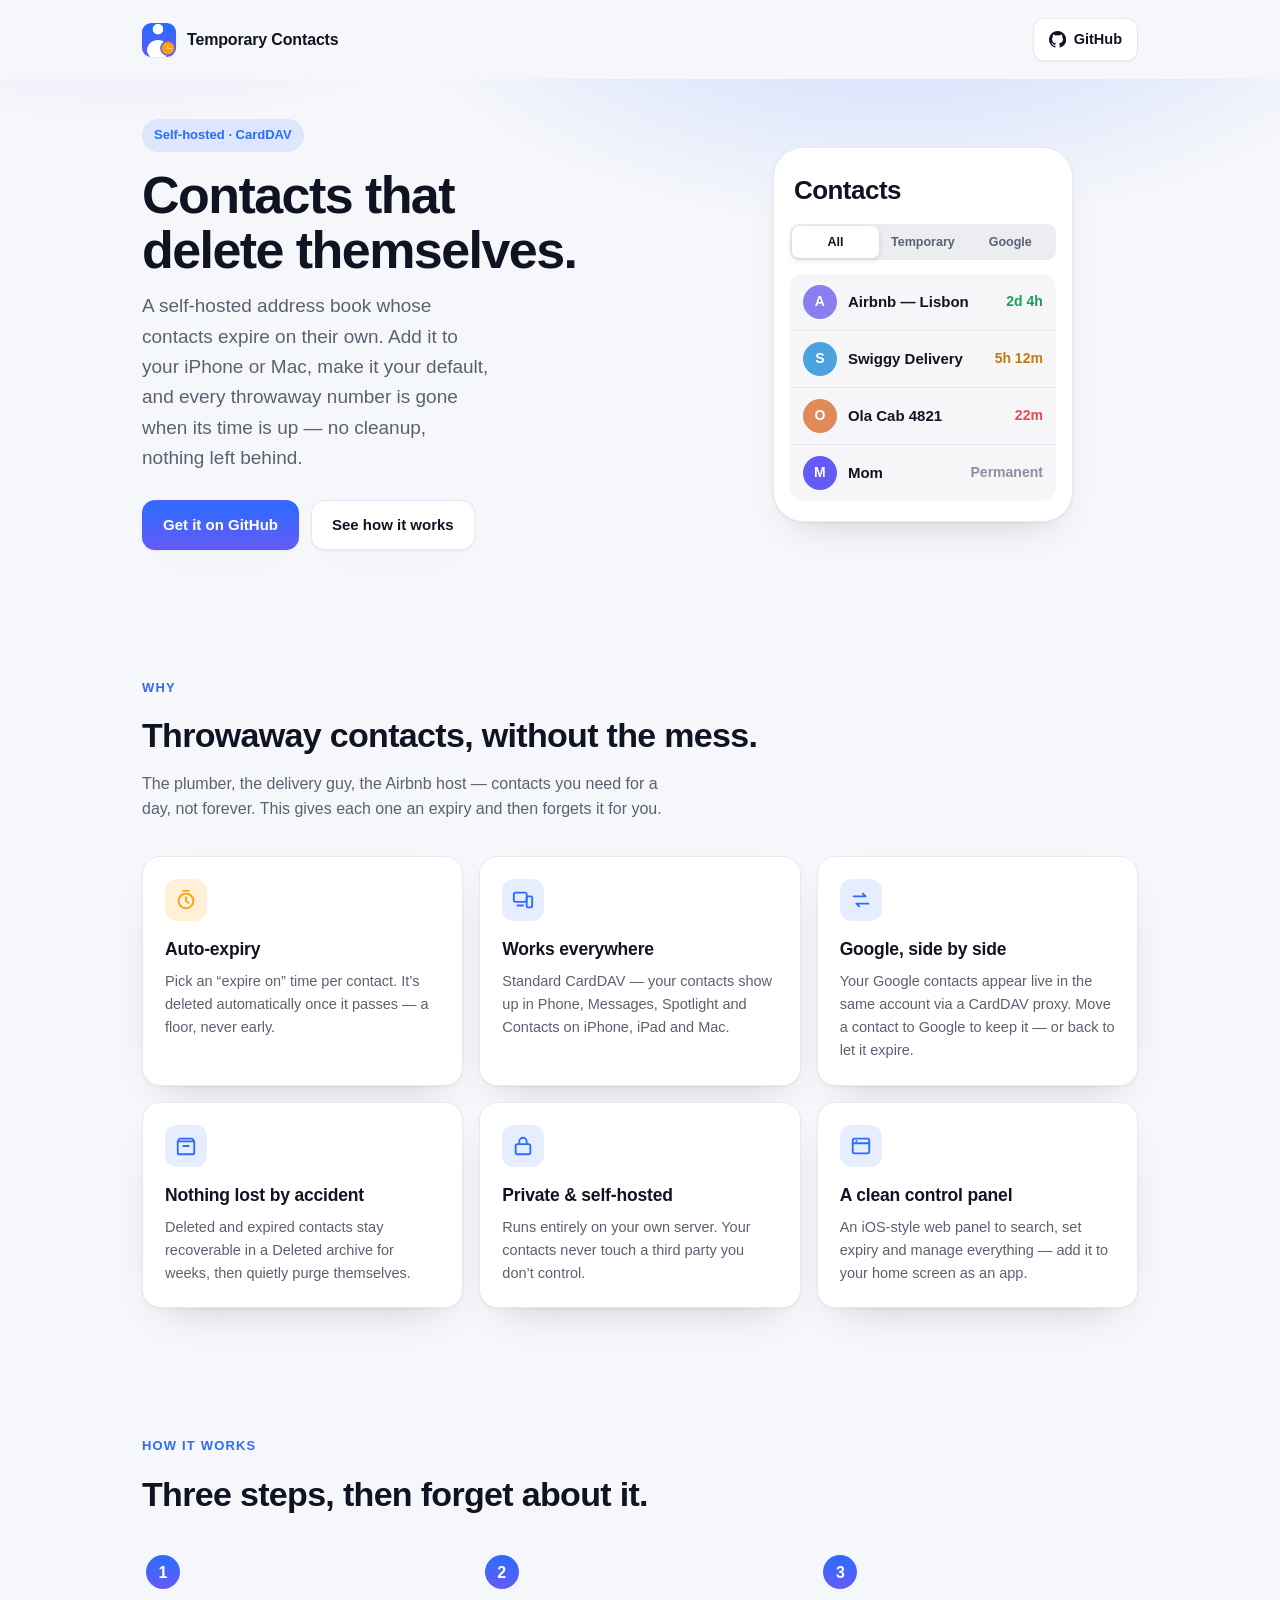
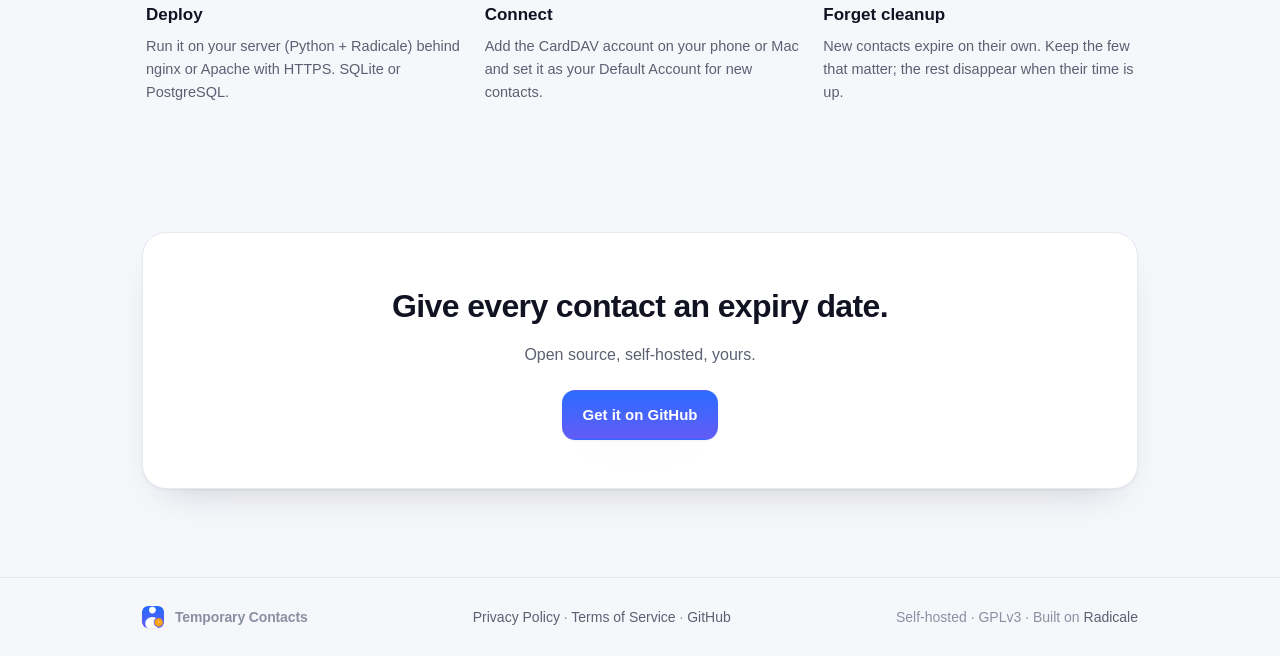
<file: docs/index.html>
<!doctype html>
<html lang="en">
<head>
<meta charset="utf-8">
<meta name="viewport" content="width=device-width, initial-scale=1">
<title>Temporary Contacts — contacts that delete themselves</title>
<meta name="description" content="A self-hosted CardDAV account whose contacts expire on their own. Add it to your iPhone or Mac, make it the default, and every throwaway contact disappears when its time is up.">
<link rel="icon" href="[data-uri]">
<meta name="theme-color" content="#2b6cff">
<style>
  :root{
    --bg:#f6f7fb; --panel:#ffffff; --ink:#111322; --muted:#5b6172; --faint:#8a90a2;
    --line:#e7e9f0; --brand:#2b6cff; --brand2:#635bf6; --amber:#ff9f0a;
    --ok:#1e9e5a; --soon:#c67a08; --crit:#e5484d;
    --shadow:0 1px 2px rgba(17,19,34,.05), 0 18px 40px -24px rgba(17,19,34,.25);
    --radius:18px;
  }
  @media (prefers-color-scheme:dark){
    :root{
      --bg:#0b0d16; --panel:#141726; --ink:#eef0f7; --muted:#a2a8ba; --faint:#6b7288;
      --line:#242838; --brand:#5b86ff; --brand2:#8b84ff; --shadow:0 1px 2px rgba(0,0,0,.4);
    }
  }
  *{box-sizing:border-box}
  html{scroll-behavior:smooth}
  body{margin:0;background:var(--bg);color:var(--ink);
    font:16px/1.6 -apple-system,BlinkMacSystemFont,"Segoe UI",Roboto,Helvetica,Arial,sans-serif;
    -webkit-font-smoothing:antialiased}
  a{color:inherit}
  .wrap{max-width:1040px;margin:0 auto;padding:0 22px}

  /* nav */
  .nav{display:flex;align-items:center;justify-content:space-between;padding:18px 22px;max-width:1040px;margin:0 auto}
  .brand{display:flex;align-items:center;gap:11px;font-weight:700;letter-spacing:-.01em}
  .brand img{width:34px;height:34px;border-radius:9px;box-shadow:var(--shadow)}
  .nav a.gh{display:inline-flex;align-items:center;gap:8px;text-decoration:none;font-weight:600;font-size:14.5px;
    padding:9px 15px;border:1px solid var(--line);border-radius:11px;background:var(--panel);box-shadow:var(--shadow)}
  .nav a.gh:hover{border-color:var(--faint)}

  /* hero */
  .hero{position:relative;overflow:hidden}
  .hero::before{content:"";position:absolute;inset:-40% 0 auto 0;height:620px;z-index:0;
    background:radial-gradient(60% 70% at 70% 10%, color-mix(in srgb,var(--brand) 26%, transparent), transparent 70%),
               radial-gradient(50% 60% at 10% 0%, color-mix(in srgb,var(--brand2) 22%, transparent), transparent 70%)}
  .hero .wrap{position:relative;z-index:1;display:grid;grid-template-columns:1.1fr .9fr;gap:40px;align-items:center;
    padding-top:40px;padding-bottom:64px}
  .eyebrow{display:inline-flex;align-items:center;gap:8px;font-size:13px;font-weight:650;color:var(--brand);
    background:color-mix(in srgb,var(--brand) 12%, transparent);padding:6px 12px;border-radius:999px}
  h1{font-size:clamp(34px,5.5vw,52px);line-height:1.05;letter-spacing:-.03em;margin:16px 0 14px;text-wrap:balance}
  .lead{font-size:clamp(16px,2.2vw,19px);color:var(--muted);max-width:33ch;margin:0 0 26px}
  .cta{display:flex;flex-wrap:wrap;gap:12px}
  .btn{display:inline-flex;align-items:center;gap:9px;text-decoration:none;font-weight:650;font-size:15px;
    padding:12px 20px;border-radius:13px;border:1px solid transparent}
  .btn.primary{background:linear-gradient(180deg,var(--brand),var(--brand2));color:#fff;box-shadow:var(--shadow)}
  .btn.ghost{background:var(--panel);border-color:var(--line);color:var(--ink);box-shadow:var(--shadow)}
  .btn:hover{transform:translateY(-1px)}
  .btn{transition:transform .12s ease}

  /* phone mock */
  .mock{justify-self:center;width:300px;max-width:100%;background:var(--panel);border:1px solid var(--line);
    border-radius:30px;box-shadow:var(--shadow);padding:18px 16px 20px}
  .mock h2{font-size:26px;margin:4px 4px 12px;letter-spacing:-.02em}
  .seg{display:flex;background:color-mix(in srgb,var(--faint) 16%, transparent);border-radius:9px;padding:2px;margin-bottom:14px}
  .seg span{flex:1;text-align:center;font-size:12.5px;font-weight:600;color:var(--muted);padding:6px 0;border-radius:7px}
  .seg span.on{background:var(--panel);color:var(--ink);box-shadow:0 2px 6px rgba(0,0,0,.12)}
  .glist{background:color-mix(in srgb,var(--faint) 8%, transparent);border-radius:14px;overflow:hidden}
  .grow{display:flex;align-items:center;gap:11px;padding:11px 13px;border-top:.5px solid var(--line)}
  .grow:first-child{border-top:0}
  .av{width:34px;height:34px;border-radius:50%;flex:none;display:grid;place-items:center;color:#fff;font-weight:700;font-size:14px;background:#a3a8bb}
  .gn{flex:1;font-weight:550;font-size:15px}
  .tl{font-size:14px;font-weight:600}
  .tl.ok{color:var(--ok)} .tl.soon{color:var(--soon)} .tl.crit{color:var(--crit)}

  /* sections */
  section{padding:64px 0}
  .kicker{font-size:13px;font-weight:700;letter-spacing:.09em;text-transform:uppercase;color:var(--brand)}
  h2.sh{font-size:clamp(26px,4vw,34px);letter-spacing:-.02em;margin:10px 0 8px;text-wrap:balance}
  .sub{color:var(--muted);max-width:60ch;margin:0}
  .grid{display:grid;grid-template-columns:repeat(auto-fit,minmax(248px,1fr));gap:16px;margin-top:34px}
  .card{background:var(--panel);border:1px solid var(--line);border-radius:var(--radius);padding:22px;box-shadow:var(--shadow)}
  .tile{width:42px;height:42px;border-radius:12px;display:grid;place-items:center;margin-bottom:14px;
    background:color-mix(in srgb,var(--brand) 12%, transparent);color:var(--brand)}
  .tile.amber{background:color-mix(in srgb,var(--amber) 16%, transparent);color:var(--amber)}
  .card h3{margin:0 0 7px;font-size:17.5px;letter-spacing:-.01em}
  .card p{margin:0;color:var(--muted);font-size:14.5px}

  .steps{display:grid;grid-template-columns:repeat(auto-fit,minmax(240px,1fr));gap:20px;margin-top:34px;counter-reset:s}
  .step{position:relative;padding-left:4px}
  .step .num{width:34px;height:34px;border-radius:50%;display:grid;place-items:center;font-weight:700;
    background:linear-gradient(180deg,var(--brand),var(--brand2));color:#fff;margin-bottom:12px}
  .step h3{margin:0 0 6px;font-size:17px}
  .step p{margin:0;color:var(--muted);font-size:14.5px}

  .endcta{text-align:center;background:var(--panel);border:1px solid var(--line);border-radius:24px;
    padding:48px 24px;box-shadow:var(--shadow)}
  .endcta h2{font-size:clamp(24px,4vw,32px);letter-spacing:-.02em;margin:0 0 10px}
  .endcta p{color:var(--muted);margin:0 0 22px}

  footer{border-top:1px solid var(--line);margin-top:24px;padding:28px 0;color:var(--faint);font-size:14px}
  footer .wrap{display:flex;flex-wrap:wrap;gap:12px;align-items:center;justify-content:space-between}
  footer a{color:var(--muted);text-decoration:none}
  footer a:hover{color:var(--ink)}

  @media (max-width:760px){
    .hero .wrap{grid-template-columns:1fr;gap:28px;padding-bottom:40px}
    .lead{max-width:none}
    .mock{order:2}
  }
</style>
</head>
<body>

<header>
  <nav class="nav">
    <span class="brand"><img src="[data-uri]" alt="">Temporary Contacts</span>
    <a class="gh" href="https://github.com/abhimp/TemporaryContact" target="_blank" rel="noopener">
      <svg width="17" height="17" viewBox="0 0 16 16" fill="currentColor" aria-hidden="true"><path d="M8 0a8 8 0 0 0-2.53 15.59c.4.07.55-.17.55-.38v-1.33c-2.23.48-2.7-1.07-2.7-1.07-.36-.92-.89-1.17-.89-1.17-.73-.5.05-.49.05-.49.8.06 1.23.83 1.23.83.71 1.23 1.87.87 2.33.67.07-.52.28-.87.5-1.07-1.78-.2-3.64-.89-3.64-3.95 0-.87.31-1.59.83-2.15-.08-.2-.36-1.02.08-2.13 0 0 .67-.21 2.2.82a7.6 7.6 0 0 1 4 0c1.53-1.03 2.2-.82 2.2-.82.44 1.11.16 1.93.08 2.13.52.56.83 1.28.83 2.15 0 3.07-1.87 3.75-3.65 3.95.29.25.54.73.54 1.48v2.2c0 .21.15.46.55.38A8 8 0 0 0 8 0Z"/></svg>
      GitHub
    </a>
  </nav>
</header>

<main class="hero">
  <div class="wrap">
    <div>
      <span class="eyebrow">Self-hosted · CardDAV</span>
      <h1>Contacts that delete themselves.</h1>
      <p class="lead">A self-hosted address book whose contacts expire on their own. Add it to your iPhone or Mac, make it your default, and every throwaway number is gone when its time is up — no cleanup, nothing left behind.</p>
      <div class="cta">
        <a class="btn primary" href="https://github.com/abhimp/TemporaryContact" target="_blank" rel="noopener">Get it on GitHub</a>
        <a class="btn ghost" href="#how">See how it works</a>
      </div>
    </div>

    <div class="mock" aria-hidden="true">
      <h2>Contacts</h2>
      <div class="seg"><span class="on">All</span><span>Temporary</span><span>Google</span></div>
      <div class="glist">
        <div class="grow"><span class="av" style="background:#8a7ef0">A</span><span class="gn">Airbnb — Lisbon</span><span class="tl ok">2d 4h</span></div>
        <div class="grow"><span class="av" style="background:#4aa3df">S</span><span class="gn">Swiggy Delivery</span><span class="tl soon">5h 12m</span></div>
        <div class="grow"><span class="av" style="background:#e08a5a">O</span><span class="gn">Ola Cab 4821</span><span class="tl crit">22m</span></div>
        <div class="grow"><span class="av" style="background:#635bf6">M</span><span class="gn">Mom</span><span class="tl" style="color:var(--faint)">Permanent</span></div>
      </div>
    </div>
  </div>
</main>

<section id="features">
  <div class="wrap">
    <div class="kicker">Why</div>
    <h2 class="sh">Throwaway contacts, without the mess.</h2>
    <p class="sub">The plumber, the delivery guy, the Airbnb host — contacts you need for a day, not forever. This gives each one an expiry and then forgets it for you.</p>
    <div class="grid">
      <div class="card">
        <div class="tile amber"><svg width="22" height="22" viewBox="0 0 24 24" fill="none" stroke="currentColor" stroke-width="2" stroke-linecap="round"><circle cx="12" cy="13" r="8"/><path d="M12 9v4l2.5 2M9 2h6"/></svg></div>
        <h3>Auto-expiry</h3>
        <p>Pick an “expire on” time per contact. It’s deleted automatically once it passes — a floor, never early.</p>
      </div>
      <div class="card">
        <div class="tile"><svg width="22" height="22" viewBox="0 0 24 24" fill="none" stroke="currentColor" stroke-width="2" stroke-linecap="round" stroke-linejoin="round"><rect x="2" y="4" width="14" height="10" rx="2"/><rect x="16" y="8" width="6" height="12" rx="1.5"/><path d="M6 18h6"/></svg></div>
        <h3>Works everywhere</h3>
        <p>Standard CardDAV — your contacts show up in Phone, Messages, Spotlight and Contacts on iPhone, iPad and Mac.</p>
      </div>
      <div class="card">
        <div class="tile"><svg width="22" height="22" viewBox="0 0 24 24" fill="none" stroke="currentColor" stroke-width="2" stroke-linecap="round" stroke-linejoin="round"><path d="M4 8h13l-3-3M20 16H7l3 3"/></svg></div>
        <h3>Google, side by side</h3>
        <p>Your Google contacts appear live in the same account via a CardDAV proxy. Move a contact to Google to keep it — or back to let it expire.</p>
      </div>
      <div class="card">
        <div class="tile"><svg width="22" height="22" viewBox="0 0 24 24" fill="none" stroke="currentColor" stroke-width="2" stroke-linecap="round" stroke-linejoin="round"><path d="M3 7h18v13a1 1 0 0 1-1 1H4a1 1 0 0 1-1-1V7Z"/><path d="M3 7l2-3h14l2 3M9 12h6"/></svg></div>
        <h3>Nothing lost by accident</h3>
        <p>Deleted and expired contacts stay recoverable in a Deleted archive for weeks, then quietly purge themselves.</p>
      </div>
      <div class="card">
        <div class="tile"><svg width="22" height="22" viewBox="0 0 24 24" fill="none" stroke="currentColor" stroke-width="2" stroke-linecap="round" stroke-linejoin="round"><rect x="4" y="10" width="16" height="11" rx="2"/><path d="M8 10V7a4 4 0 0 1 8 0v3"/></svg></div>
        <h3>Private &amp; self-hosted</h3>
        <p>Runs entirely on your own server. Your contacts never touch a third party you don’t control.</p>
      </div>
      <div class="card">
        <div class="tile"><svg width="22" height="22" viewBox="0 0 24 24" fill="none" stroke="currentColor" stroke-width="2" stroke-linecap="round" stroke-linejoin="round"><rect x="3" y="4" width="18" height="16" rx="2"/><path d="M3 9h18M7 6.5h.01"/></svg></div>
        <h3>A clean control panel</h3>
        <p>An iOS-style web panel to search, set expiry and manage everything — add it to your home screen as an app.</p>
      </div>
    </div>
  </div>
</section>

<section id="how">
  <div class="wrap">
    <div class="kicker">How it works</div>
    <h2 class="sh">Three steps, then forget about it.</h2>
    <div class="steps">
      <div class="step"><div class="num">1</div><h3>Deploy</h3><p>Run it on your server (Python + Radicale) behind nginx or Apache with HTTPS. SQLite or PostgreSQL.</p></div>
      <div class="step"><div class="num">2</div><h3>Connect</h3><p>Add the CardDAV account on your phone or Mac and set it as your Default Account for new contacts.</p></div>
      <div class="step"><div class="num">3</div><h3>Forget cleanup</h3><p>New contacts expire on their own. Keep the few that matter; the rest disappear when their time is up.</p></div>
    </div>
  </div>
</section>

<section>
  <div class="wrap">
    <div class="endcta">
      <h2>Give every contact an expiry date.</h2>
      <p>Open source, self-hosted, yours.</p>
      <a class="btn primary" href="https://github.com/abhimp/TemporaryContact" target="_blank" rel="noopener">Get it on GitHub</a>
    </div>
  </div>
</section>

<footer>
  <div class="wrap">
    <span class="brand" style="font-size:14px;font-weight:600"><img src="[data-uri]" alt="" style="width:22px;height:22px;border-radius:6px">Temporary Contacts</span>
    <span><a href="privacy.html">Privacy Policy</a> · <a href="terms.html">Terms of Service</a> · <a href="https://github.com/abhimp/TemporaryContact" target="_blank" rel="noopener">GitHub</a></span>
    <span>Self-hosted · GPLv3 · Built on <a href="https://radicale.org" target="_blank" rel="noopener">Radicale</a></span>
  </div>
</footer>

</body>
</html>
</file>
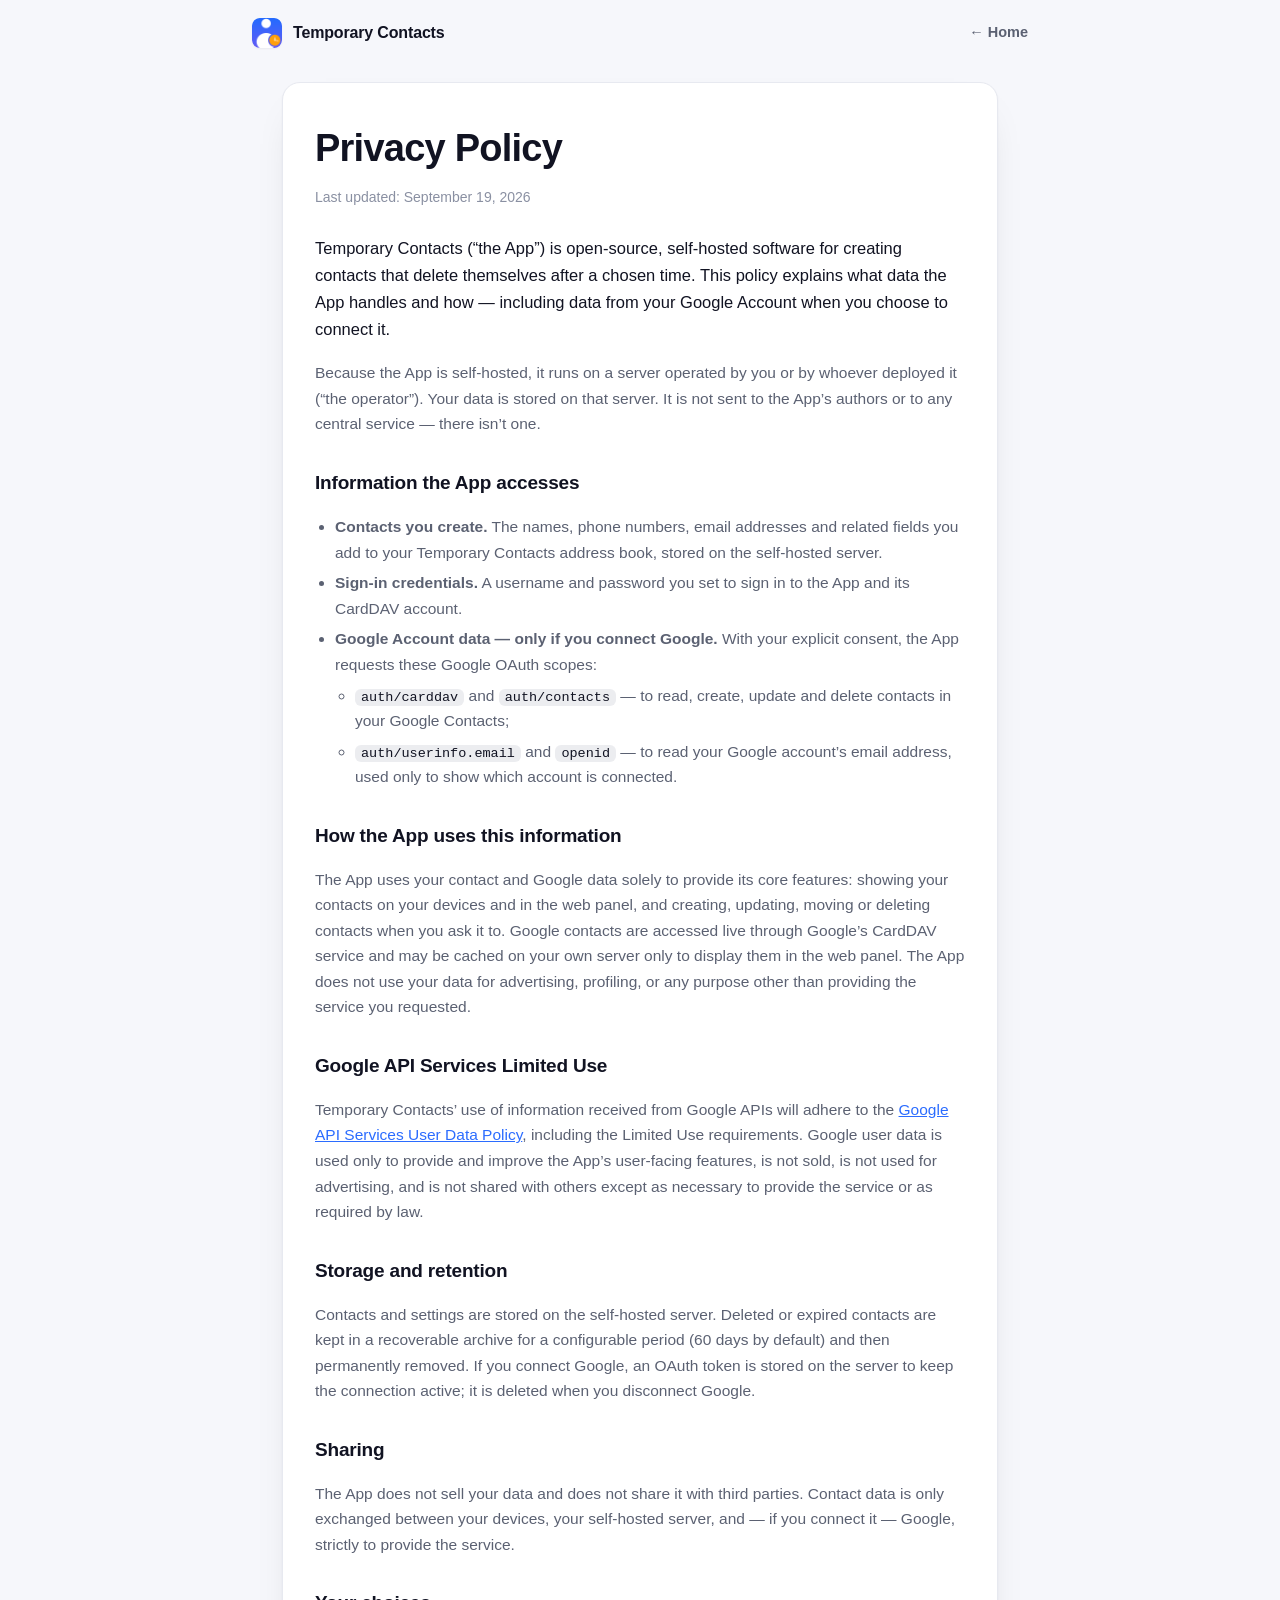
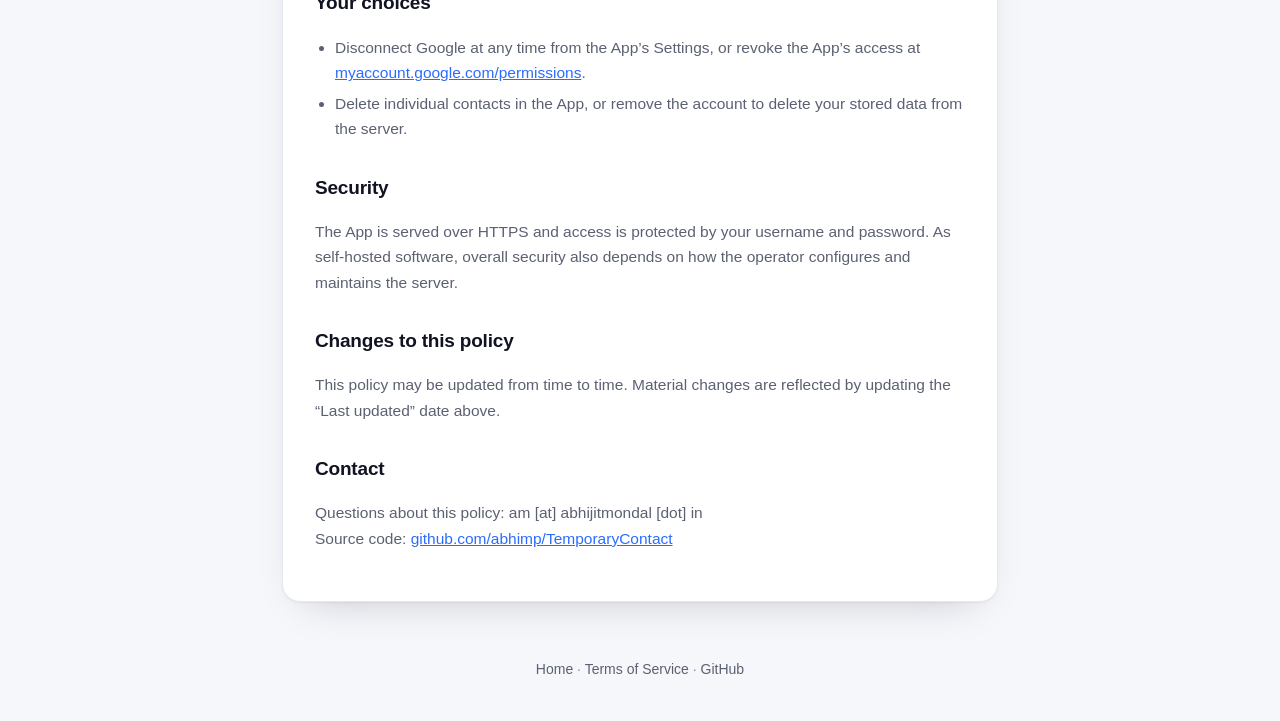
<file: docs/privacy.html>
<!doctype html>
<html lang="en">
<head>
<meta charset="utf-8">
<meta name="viewport" content="width=device-width, initial-scale=1">
<title>Privacy Policy — Temporary Contacts</title>
<meta name="description" content="Privacy Policy for Temporary Contacts, self-hosted software for auto-expiring contacts.">
<link rel="icon" href="[data-uri]">
<meta name="theme-color" content="#2b6cff">
<style>
  :root{--bg:#f6f7fb;--panel:#fff;--ink:#111322;--muted:#5b6172;--faint:#8a90a2;--line:#e7e9f0;
    --brand:#2b6cff;--brand2:#635bf6;--shadow:0 1px 2px rgba(17,19,34,.05),0 18px 40px -24px rgba(17,19,34,.25)}
  @media (prefers-color-scheme:dark){:root{--bg:#0b0d16;--panel:#141726;--ink:#eef0f7;--muted:#a2a8ba;
    --faint:#6b7288;--line:#242838;--brand:#5b86ff;--brand2:#8b84ff;--shadow:0 1px 2px rgba(0,0,0,.4)}}
  *{box-sizing:border-box}
  body{margin:0;background:var(--bg);color:var(--ink);
    font:16px/1.65 -apple-system,BlinkMacSystemFont,"Segoe UI",Roboto,Helvetica,Arial,sans-serif;-webkit-font-smoothing:antialiased}
  a{color:var(--brand)}
  .nav{display:flex;align-items:center;justify-content:space-between;max-width:820px;margin:0 auto;padding:18px 22px}
  .brand{display:flex;align-items:center;gap:11px;font-weight:700;text-decoration:none;color:var(--ink);letter-spacing:-.01em}
  .brand img{width:30px;height:30px;border-radius:8px;box-shadow:var(--shadow)}
  .nav .back{font-size:14.5px;font-weight:600;text-decoration:none;color:var(--muted)}
  .nav .back:hover{color:var(--ink)}
  main{max-width:760px;margin:0 auto;padding:16px 22px 56px}
  .card{background:var(--panel);border:1px solid var(--line);border-radius:18px;box-shadow:var(--shadow);padding:34px 32px}
  h1{font-size:clamp(28px,5vw,38px);letter-spacing:-.02em;margin:0 0 6px}
  .updated{color:var(--faint);font-size:14px;margin:0 0 26px}
  h2{font-size:19px;letter-spacing:-.01em;margin:30px 0 8px}
  p,li{color:var(--muted);font-size:15.5px}
  ul{padding-left:20px} li{margin:5px 0}
  code{background:color-mix(in srgb,var(--faint) 16%,transparent);padding:1px 6px;border-radius:6px;
    font:13.5px/1 ui-monospace,SFMono-Regular,Menlo,monospace;color:var(--ink)}
  .lede{color:var(--ink);font-size:16.5px}
  footer{max-width:760px;margin:0 auto;padding:0 22px 40px;color:var(--faint);font-size:14px;text-align:center}
  footer a{color:var(--muted);text-decoration:none} footer a:hover{color:var(--ink)}
</style>
</head>
<body>
<nav class="nav">
  <a class="brand" href="index.html"><img src="[data-uri]" alt="">Temporary Contacts</a>
  <a class="back" href="index.html">← Home</a>
</nav>
<main>
  <article class="card">
    <h1>Privacy Policy</h1>
    <p class="updated">Last updated: September 19, 2026</p>

    <p class="lede">Temporary Contacts (“the App”) is open-source, self-hosted software for creating contacts that delete themselves after a chosen time. This policy explains what data the App handles and how — including data from your Google Account when you choose to connect it.</p>

    <p>Because the App is self-hosted, it runs on a server operated by you or by whoever deployed it (“the operator”). Your data is stored on that server. It is not sent to the App’s authors or to any central service — there isn’t one.</p>

    <h2>Information the App accesses</h2>
    <ul>
      <li><strong>Contacts you create.</strong> The names, phone numbers, email addresses and related fields you add to your Temporary Contacts address book, stored on the self-hosted server.</li>
      <li><strong>Sign-in credentials.</strong> A username and password you set to sign in to the App and its CardDAV account.</li>
      <li><strong>Google Account data — only if you connect Google.</strong> With your explicit consent, the App requests these Google OAuth scopes:
        <ul>
          <li><code>auth/carddav</code> and <code>auth/contacts</code> — to read, create, update and delete contacts in your Google Contacts;</li>
          <li><code>auth/userinfo.email</code> and <code>openid</code> — to read your Google account’s email address, used only to show which account is connected.</li>
        </ul>
      </li>
    </ul>

    <h2>How the App uses this information</h2>
    <p>The App uses your contact and Google data solely to provide its core features: showing your contacts on your devices and in the web panel, and creating, updating, moving or deleting contacts when you ask it to. Google contacts are accessed live through Google’s CardDAV service and may be cached on your own server only to display them in the web panel. The App does not use your data for advertising, profiling, or any purpose other than providing the service you requested.</p>

    <h2>Google API Services Limited Use</h2>
    <p>Temporary Contacts’ use of information received from Google APIs will adhere to the <a href="https://developers.google.com/terms/api-services-user-data-policy" target="_blank" rel="noopener">Google API Services User Data Policy</a>, including the Limited Use requirements. Google user data is used only to provide and improve the App’s user-facing features, is not sold, is not used for advertising, and is not shared with others except as necessary to provide the service or as required by law.</p>

    <h2>Storage and retention</h2>
    <p>Contacts and settings are stored on the self-hosted server. Deleted or expired contacts are kept in a recoverable archive for a configurable period (60 days by default) and then permanently removed. If you connect Google, an OAuth token is stored on the server to keep the connection active; it is deleted when you disconnect Google.</p>

    <h2>Sharing</h2>
    <p>The App does not sell your data and does not share it with third parties. Contact data is only exchanged between your devices, your self-hosted server, and — if you connect it — Google, strictly to provide the service.</p>

    <h2>Your choices</h2>
    <ul>
      <li>Disconnect Google at any time from the App’s Settings, or revoke the App’s access at <a href="https://myaccount.google.com/permissions" target="_blank" rel="noopener">myaccount.google.com/permissions</a>.</li>
      <li>Delete individual contacts in the App, or remove the account to delete your stored data from the server.</li>
    </ul>

    <h2>Security</h2>
    <p>The App is served over HTTPS and access is protected by your username and password. As self-hosted software, overall security also depends on how the operator configures and maintains the server.</p>

    <h2>Changes to this policy</h2>
    <p>This policy may be updated from time to time. Material changes are reflected by updating the “Last updated” date above.</p>

    <h2>Contact</h2>
    <p>Questions about this policy: am [at] abhijitmondal [dot] in<br>
    Source code: <a href="https://github.com/abhimp/TemporaryContact" target="_blank" rel="noopener">github.com/abhimp/TemporaryContact</a></p>
  </article>
</main>
<footer><a href="index.html">Home</a> · <a href="terms.html">Terms of Service</a> · <a href="https://github.com/abhimp/TemporaryContact" target="_blank" rel="noopener">GitHub</a></footer>
</body>
</html>
</file>
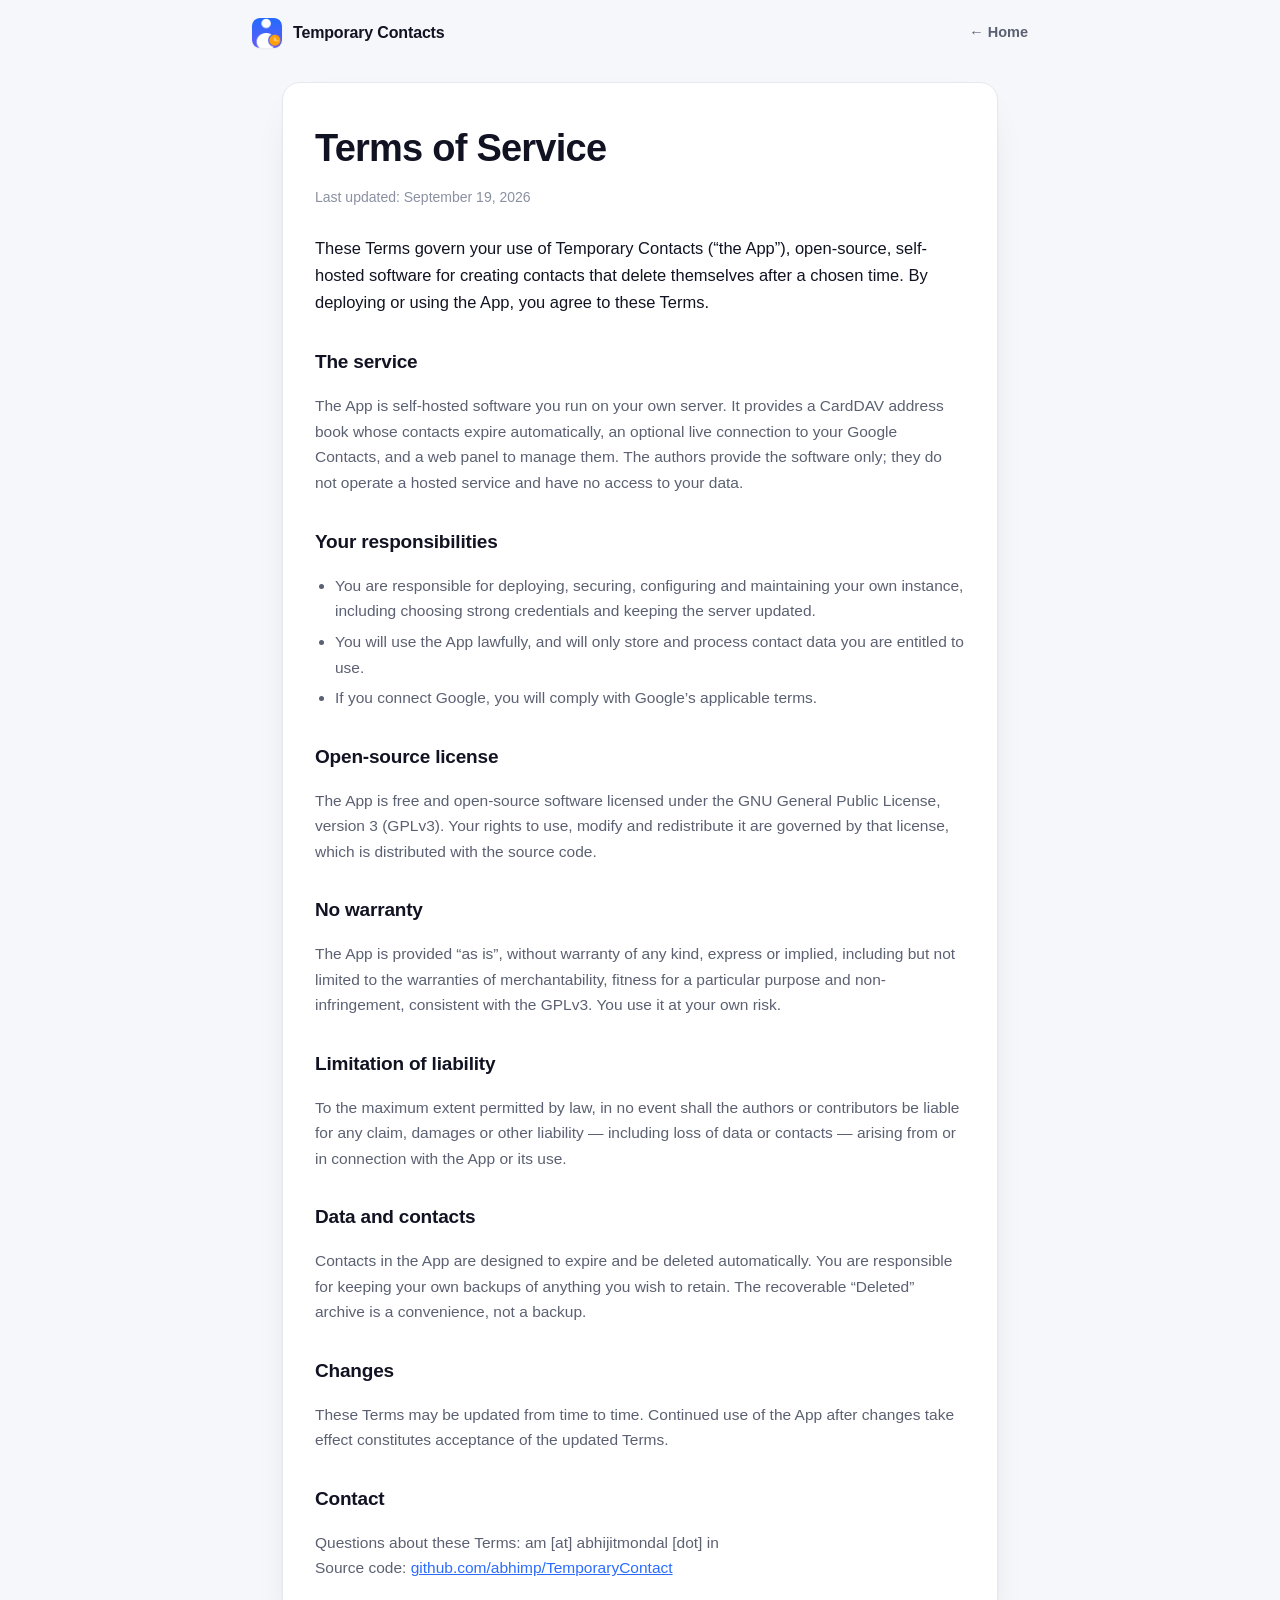
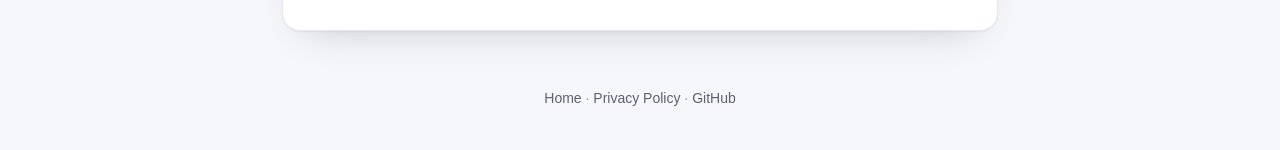
<file: docs/terms.html>
<!doctype html>
<html lang="en">
<head>
<meta charset="utf-8">
<meta name="viewport" content="width=device-width, initial-scale=1">
<title>Terms of Service — Temporary Contacts</title>
<meta name="description" content="Terms of Service for Temporary Contacts, self-hosted software for auto-expiring contacts.">
<link rel="icon" href="[data-uri]">
<meta name="theme-color" content="#2b6cff">
<style>
  :root{--bg:#f6f7fb;--panel:#fff;--ink:#111322;--muted:#5b6172;--faint:#8a90a2;--line:#e7e9f0;
    --brand:#2b6cff;--brand2:#635bf6;--shadow:0 1px 2px rgba(17,19,34,.05),0 18px 40px -24px rgba(17,19,34,.25)}
  @media (prefers-color-scheme:dark){:root{--bg:#0b0d16;--panel:#141726;--ink:#eef0f7;--muted:#a2a8ba;
    --faint:#6b7288;--line:#242838;--brand:#5b86ff;--brand2:#8b84ff;--shadow:0 1px 2px rgba(0,0,0,.4)}}
  *{box-sizing:border-box}
  body{margin:0;background:var(--bg);color:var(--ink);
    font:16px/1.65 -apple-system,BlinkMacSystemFont,"Segoe UI",Roboto,Helvetica,Arial,sans-serif;-webkit-font-smoothing:antialiased}
  a{color:var(--brand)}
  .nav{display:flex;align-items:center;justify-content:space-between;max-width:820px;margin:0 auto;padding:18px 22px}
  .brand{display:flex;align-items:center;gap:11px;font-weight:700;text-decoration:none;color:var(--ink);letter-spacing:-.01em}
  .brand img{width:30px;height:30px;border-radius:8px;box-shadow:var(--shadow)}
  .nav .back{font-size:14.5px;font-weight:600;text-decoration:none;color:var(--muted)}
  .nav .back:hover{color:var(--ink)}
  main{max-width:760px;margin:0 auto;padding:16px 22px 56px}
  .card{background:var(--panel);border:1px solid var(--line);border-radius:18px;box-shadow:var(--shadow);padding:34px 32px}
  h1{font-size:clamp(28px,5vw,38px);letter-spacing:-.02em;margin:0 0 6px}
  .updated{color:var(--faint);font-size:14px;margin:0 0 26px}
  h2{font-size:19px;letter-spacing:-.01em;margin:30px 0 8px}
  p,li{color:var(--muted);font-size:15.5px}
  ul{padding-left:20px} li{margin:5px 0}
  .lede{color:var(--ink);font-size:16.5px}
  footer{max-width:760px;margin:0 auto;padding:0 22px 40px;color:var(--faint);font-size:14px;text-align:center}
  footer a{color:var(--muted);text-decoration:none} footer a:hover{color:var(--ink)}
</style>
</head>
<body>
<nav class="nav">
  <a class="brand" href="index.html"><img src="[data-uri]" alt="">Temporary Contacts</a>
  <a class="back" href="index.html">← Home</a>
</nav>
<main>
  <article class="card">
    <h1>Terms of Service</h1>
    <p class="updated">Last updated: September 19, 2026</p>

    <p class="lede">These Terms govern your use of Temporary Contacts (“the App”), open-source, self-hosted software for creating contacts that delete themselves after a chosen time. By deploying or using the App, you agree to these Terms.</p>

    <h2>The service</h2>
    <p>The App is self-hosted software you run on your own server. It provides a CardDAV address book whose contacts expire automatically, an optional live connection to your Google Contacts, and a web panel to manage them. The authors provide the software only; they do not operate a hosted service and have no access to your data.</p>

    <h2>Your responsibilities</h2>
    <ul>
      <li>You are responsible for deploying, securing, configuring and maintaining your own instance, including choosing strong credentials and keeping the server updated.</li>
      <li>You will use the App lawfully, and will only store and process contact data you are entitled to use.</li>
      <li>If you connect Google, you will comply with Google’s applicable terms.</li>
    </ul>

    <h2>Open-source license</h2>
    <p>The App is free and open-source software licensed under the GNU General Public License, version 3 (GPLv3). Your rights to use, modify and redistribute it are governed by that license, which is distributed with the source code.</p>

    <h2>No warranty</h2>
    <p>The App is provided “as is”, without warranty of any kind, express or implied, including but not limited to the warranties of merchantability, fitness for a particular purpose and non-infringement, consistent with the GPLv3. You use it at your own risk.</p>

    <h2>Limitation of liability</h2>
    <p>To the maximum extent permitted by law, in no event shall the authors or contributors be liable for any claim, damages or other liability — including loss of data or contacts — arising from or in connection with the App or its use.</p>

    <h2>Data and contacts</h2>
    <p>Contacts in the App are designed to expire and be deleted automatically. You are responsible for keeping your own backups of anything you wish to retain. The recoverable “Deleted” archive is a convenience, not a backup.</p>

    <h2>Changes</h2>
    <p>These Terms may be updated from time to time. Continued use of the App after changes take effect constitutes acceptance of the updated Terms.</p>

    <h2>Contact</h2>
    <p>Questions about these Terms: am [at] abhijitmondal [dot] in<br>
    Source code: <a href="https://github.com/abhimp/TemporaryContact" target="_blank" rel="noopener">github.com/abhimp/TemporaryContact</a></p>
  </article>
</main>
<footer><a href="index.html">Home</a> · <a href="privacy.html">Privacy Policy</a> · <a href="https://github.com/abhimp/TemporaryContact" target="_blank" rel="noopener">GitHub</a></footer>
</body>
</html>
</file>
